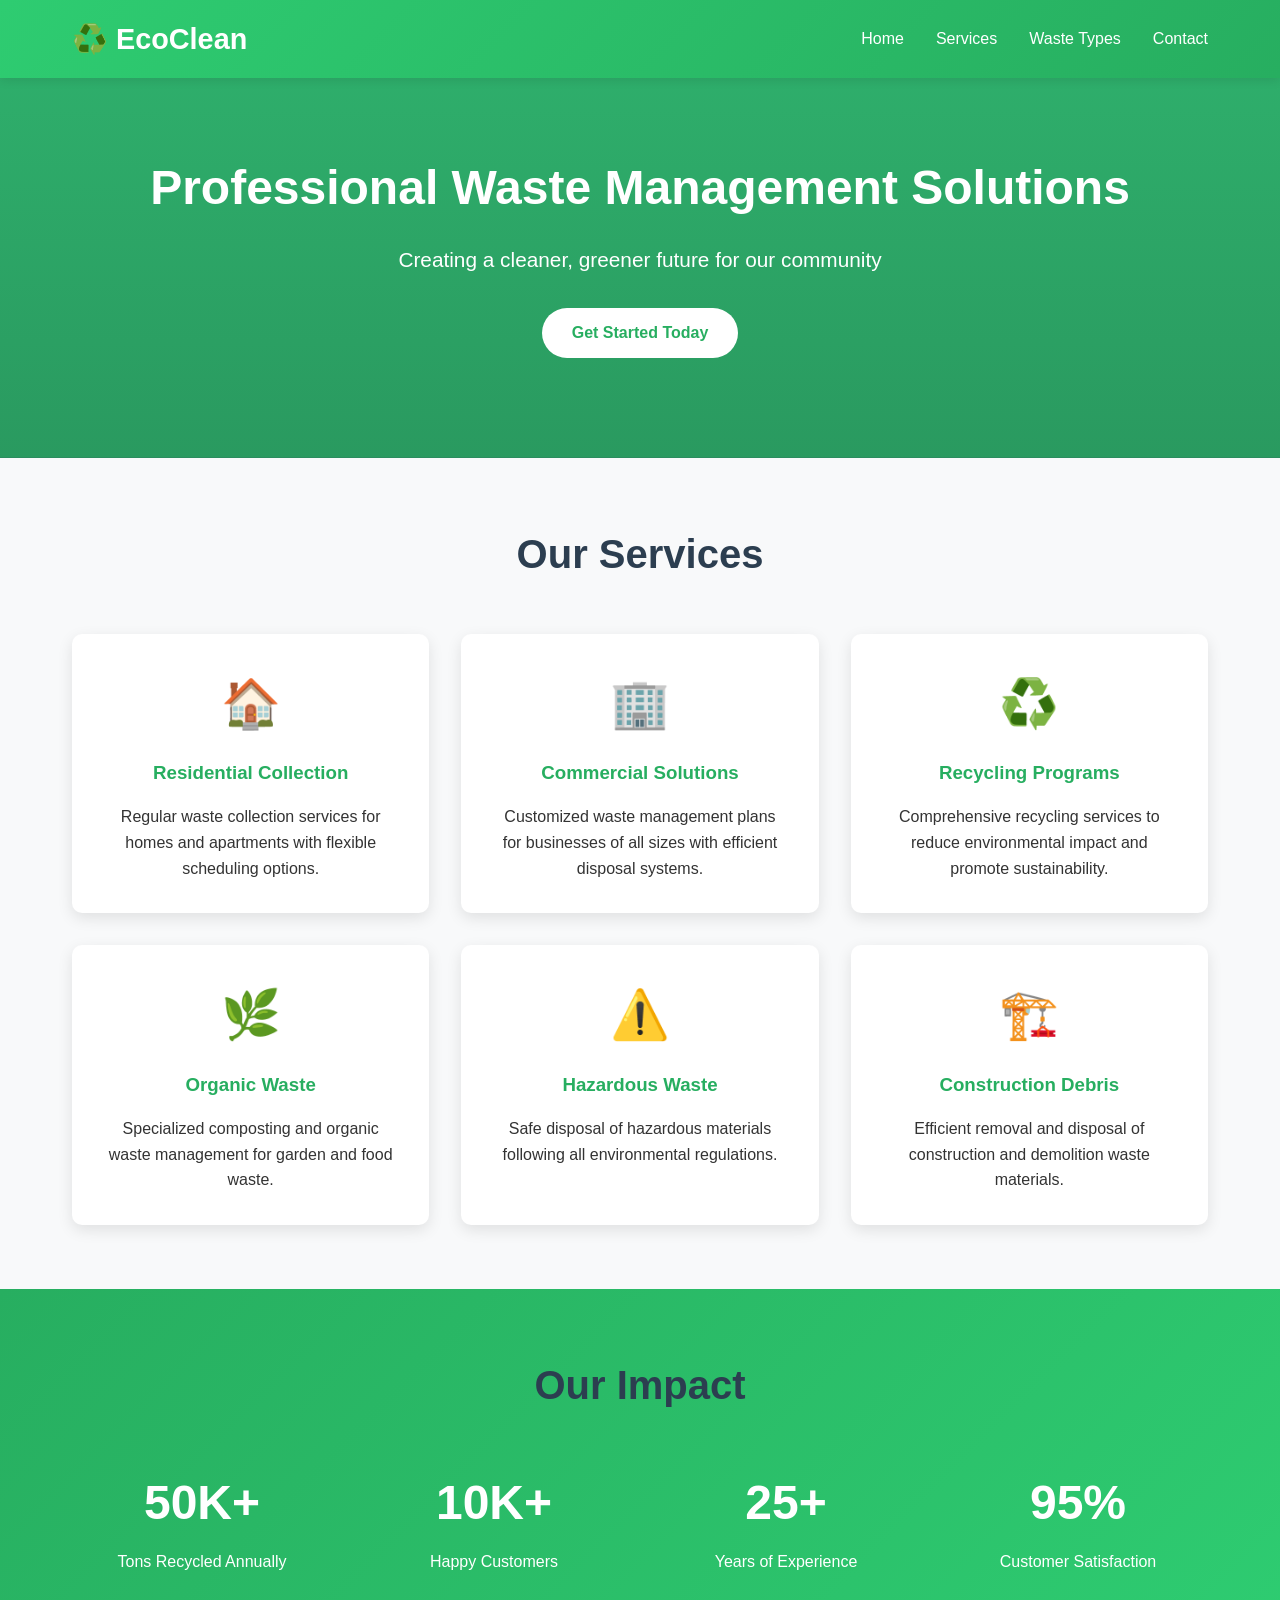
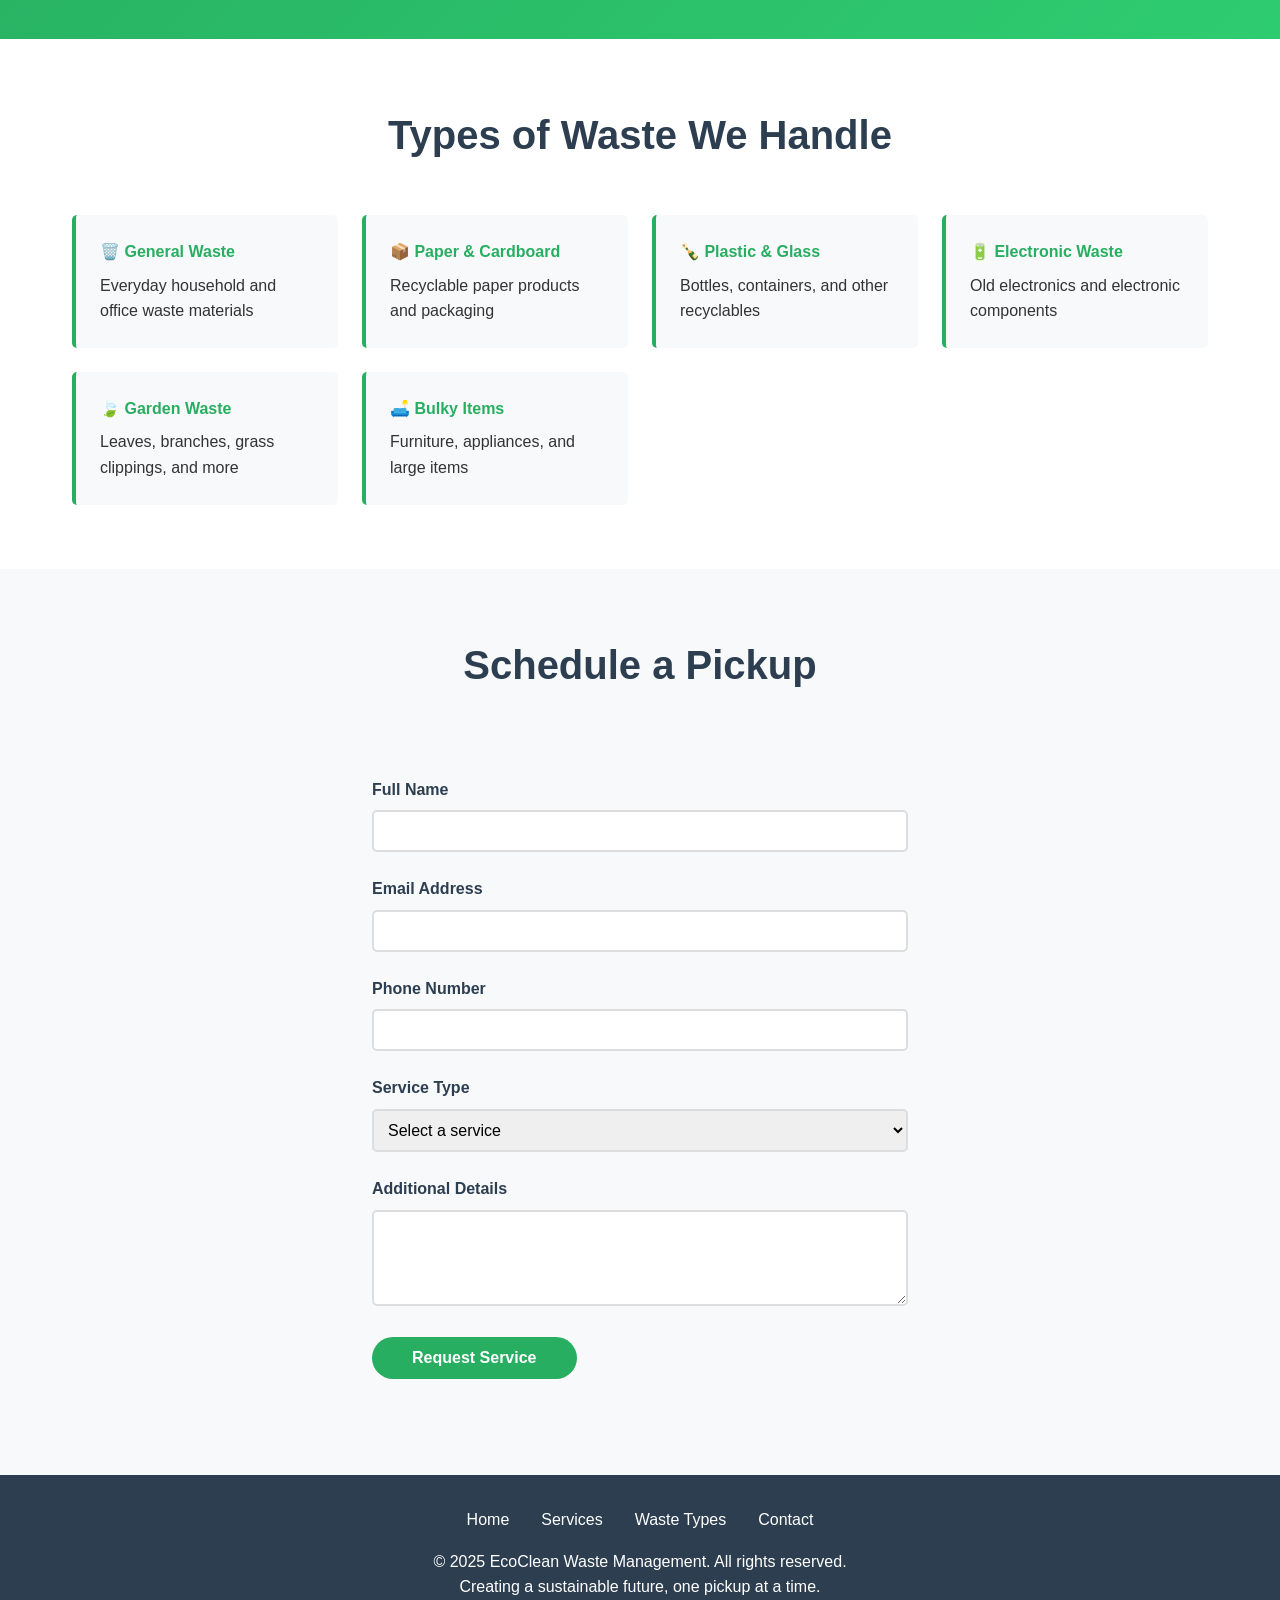
<file: index.html>
<!DOCTYPE html>
<html lang="en">
<head>
    <meta charset="UTF-8">
    <meta name="viewport" content="width=device-width, initial-scale=1.0">
    <title>EcoClean - Waste Management Solutions</title>
    <style>
        * {
            margin: 0;
            padding: 0;
            box-sizing: border-box;
        }

        body {
            font-family: 'Segoe UI', Tahoma, Geneva, Verdana, sans-serif;
            line-height: 1.6;
            color: #333;
        }

        header {
            background: linear-gradient(135deg, #2ecc71 0%, #27ae60 100%);
            color: white;
            padding: 1rem 0;
            position: fixed;
            width: 100%;
            top: 0;
            z-index: 1000;
            box-shadow: 0 2px 10px rgba(0,0,0,0.1);
        }

        nav {
            max-width: 1200px;
            margin: 0 auto;
            display: flex;
            justify-content: space-between;
            align-items: center;
            padding: 0 2rem;
        }

        .logo {
            font-size: 1.8rem;
            font-weight: bold;
            display: flex;
            align-items: center;
            gap: 0.5rem;
        }

        .nav-links {
            display: flex;
            list-style: none;
            gap: 2rem;
        }

        .nav-links a {
            color: white;
            text-decoration: none;
            transition: opacity 0.3s;
        }

        .nav-links a:hover {
            opacity: 0.8;
        }

        .hero {
            background: linear-gradient(rgba(46, 204, 113, 0.8), rgba(39, 174, 96, 0.8)), 
                        url('data:image/svg+xml,<svg xmlns="http://www.w3.org/2000/svg" viewBox="0 0 1200 600"><rect fill="%2334495e" width="1200" height="600"/></svg>');
            background-size: cover;
            background-position: center;
            color: white;
            padding: 150px 2rem 100px;
            text-align: center;
        }

        .hero h1 {
            font-size: 3rem;
            margin-bottom: 1rem;
            animation: fadeInUp 1s;
        }

        .hero p {
            font-size: 1.3rem;
            margin-bottom: 2rem;
            animation: fadeInUp 1.2s;
        }

        .btn {
            display: inline-block;
            padding: 12px 30px;
            background: white;
            color: #27ae60;
            text-decoration: none;
            border-radius: 25px;
            font-weight: bold;
            transition: transform 0.3s, box-shadow 0.3s;
            animation: fadeInUp 1.4s;
        }

        .btn:hover {
            transform: translateY(-3px);
            box-shadow: 0 10px 20px rgba(0,0,0,0.2);
        }

        @keyframes fadeInUp {
            from {
                opacity: 0;
                transform: translateY(30px);
            }
            to {
                opacity: 1;
                transform: translateY(0);
            }
        }

        .container {
            max-width: 1200px;
            margin: 0 auto;
            padding: 4rem 2rem;
        }

        .section-title {
            text-align: center;
            font-size: 2.5rem;
            margin-bottom: 3rem;
            color: #2c3e50;
        }

        .services {
            background: #f8f9fa;
        }

        .service-grid {
            display: grid;
            grid-template-columns: repeat(auto-fit, minmax(280px, 1fr));
            gap: 2rem;
        }

        .service-card {
            background: white;
            padding: 2rem;
            border-radius: 10px;
            text-align: center;
            transition: transform 0.3s, box-shadow 0.3s;
            box-shadow: 0 5px 15px rgba(0,0,0,0.1);
        }

        .service-card:hover {
            transform: translateY(-10px);
            box-shadow: 0 15px 30px rgba(0,0,0,0.2);
        }

        .service-icon {
            font-size: 3rem;
            margin-bottom: 1rem;
        }

        .service-card h3 {
            color: #27ae60;
            margin-bottom: 1rem;
        }

        .stats {
            background: linear-gradient(135deg, #27ae60 0%, #2ecc71 100%);
            color: white;
        }

        .stats-grid {
            display: grid;
            grid-template-columns: repeat(auto-fit, minmax(200px, 1fr));
            gap: 2rem;
            text-align: center;
        }

        .stat-item h3 {
            font-size: 3rem;
            margin-bottom: 0.5rem;
        }

        .waste-types {
            background: white;
        }

        .waste-grid {
            display: grid;
            grid-template-columns: repeat(auto-fit, minmax(250px, 1fr));
            gap: 1.5rem;
        }

        .waste-item {
            padding: 1.5rem;
            background: #f8f9fa;
            border-left: 4px solid #27ae60;
            border-radius: 5px;
            transition: background 0.3s;
        }

        .waste-item:hover {
            background: #e8f5e9;
        }

        .waste-item h4 {
            color: #27ae60;
            margin-bottom: 0.5rem;
        }

        .contact-form {
            background: #f8f9fa;
            padding: 2rem;
            border-radius: 10px;
            max-width: 600px;
            margin: 0 auto;
        }

        .form-group {
            margin-bottom: 1.5rem;
        }

        .form-group label {
            display: block;
            margin-bottom: 0.5rem;
            color: #2c3e50;
            font-weight: 600;
        }

        .form-group input,
        .form-group textarea,
        .form-group select {
            width: 100%;
            padding: 10px;
            border: 2px solid #ddd;
            border-radius: 5px;
            font-size: 1rem;
            transition: border-color 0.3s;
        }

        .form-group input:focus,
        .form-group textarea:focus,
        .form-group select:focus {
            outline: none;
            border-color: #27ae60;
        }

        .submit-btn {
            background: #27ae60;
            color: white;
            padding: 12px 40px;
            border: none;
            border-radius: 25px;
            font-size: 1rem;
            font-weight: bold;
            cursor: pointer;
            transition: background 0.3s;
        }

        .submit-btn:hover {
            background: #2ecc71;
        }

        footer {
            background: #2c3e50;
            color: white;
            text-align: center;
            padding: 2rem;
        }

        .footer-content {
            max-width: 1200px;
            margin: 0 auto;
        }

        .footer-links {
            display: flex;
            justify-content: center;
            gap: 2rem;
            margin-bottom: 1rem;
        }

        .footer-links a {
            color: white;
            text-decoration: none;
        }

        @media (max-width: 768px) {
            .hero h1 {
                font-size: 2rem;
            }

            .hero p {
                font-size: 1rem;
            }

            .nav-links {
                gap: 1rem;
                font-size: 0.9rem;
            }
        }
    </style>
</head>
<body>
    <header>
        <nav>
            <div class="logo">
                <span>♻️</span>
                <span>EcoClean</span>
            </div>
            <ul class="nav-links">
                <li><a href="#home">Home</a></li>
                <li><a href="#services">Services</a></li>
                <li><a href="#waste-types">Waste Types</a></li>
                <li><a href="#contact">Contact</a></li>
            </ul>
        </nav>
    </header>

    <section id="home" class="hero">
        <h1>Professional Waste Management Solutions</h1>
        <p>Creating a cleaner, greener future for our community</p>
        <a href="#contact" class="btn">Get Started Today</a>
    </section>

    <section id="services" class="services">
        <div class="container">
            <h2 class="section-title">Our Services</h2>
            <div class="service-grid">
                <div class="service-card">
                    <div class="service-icon">🏠</div>
                    <h3>Residential Collection</h3>
                    <p>Regular waste collection services for homes and apartments with flexible scheduling options.</p>
                </div>
                <div class="service-card">
                    <div class="service-icon">🏢</div>
                    <h3>Commercial Solutions</h3>
                    <p>Customized waste management plans for businesses of all sizes with efficient disposal systems.</p>
                </div>
                <div class="service-card">
                    <div class="service-icon">♻️</div>
                    <h3>Recycling Programs</h3>
                    <p>Comprehensive recycling services to reduce environmental impact and promote sustainability.</p>
                </div>
                <div class="service-card">
                    <div class="service-icon">🌿</div>
                    <h3>Organic Waste</h3>
                    <p>Specialized composting and organic waste management for garden and food waste.</p>
                </div>
                <div class="service-card">
                    <div class="service-icon">⚠️</div>
                    <h3>Hazardous Waste</h3>
                    <p>Safe disposal of hazardous materials following all environmental regulations.</p>
                </div>
                <div class="service-card">
                    <div class="service-icon">🏗️</div>
                    <h3>Construction Debris</h3>
                    <p>Efficient removal and disposal of construction and demolition waste materials.</p>
                </div>
            </div>
        </div>
    </section>

    <section class="stats">
        <div class="container">
            <h2 class="section-title">Our Impact</h2>
            <div class="stats-grid">
                <div class="stat-item">
                    <h3>50K+</h3>
                    <p>Tons Recycled Annually</p>
                </div>
                <div class="stat-item">
                    <h3>10K+</h3>
                    <p>Happy Customers</p>
                </div>
                <div class="stat-item">
                    <h3>25+</h3>
                    <p>Years of Experience</p>
                </div>
                <div class="stat-item">
                    <h3>95%</h3>
                    <p>Customer Satisfaction</p>
                </div>
            </div>
        </div>
    </section>

    <section id="waste-types" class="waste-types">
        <div class="container">
            <h2 class="section-title">Types of Waste We Handle</h2>
            <div class="waste-grid">
                <div class="waste-item">
                    <h4>🗑️ General Waste</h4>
                    <p>Everyday household and office waste materials</p>
                </div>
                <div class="waste-item">
                    <h4>📦 Paper & Cardboard</h4>
                    <p>Recyclable paper products and packaging</p>
                </div>
                <div class="waste-item">
                    <h4>🍾 Plastic & Glass</h4>
                    <p>Bottles, containers, and other recyclables</p>
                </div>
                <div class="waste-item">
                    <h4>🔋 Electronic Waste</h4>
                    <p>Old electronics and electronic components</p>
                </div>
                <div class="waste-item">
                    <h4>🍃 Garden Waste</h4>
                    <p>Leaves, branches, grass clippings, and more</p>
                </div>
                <div class="waste-item">
                    <h4>🛋️ Bulky Items</h4>
                    <p>Furniture, appliances, and large items</p>
                </div>
            </div>
        </div>
    </section>

    <section id="contact" class="services">
        <div class="container">
            <h2 class="section-title">Schedule a Pickup</h2>
            <form class="contact-form" onsubmit="handleSubmit(event)">
                <div class="form-group">
                    <label for="name">Full Name</label>
                    <input type="text" id="name" name="name" required>
                </div>
                <div class="form-group">
                    <label for="email">Email Address</label>
                    <input type="email" id="email" name="email" required>
                </div>
                <div class="form-group">
                    <label for="phone">Phone Number</label>
                    <input type="tel" id="phone" name="phone" required>
                </div>
                <div class="form-group">
                    <label for="service">Service Type</label>
                    <select id="service" name="service" required>
                        <option value="">Select a service</option>
                        <option value="residential">Residential Collection</option>
                        <option value="commercial">Commercial Solutions</option>
                        <option value="recycling">Recycling Program</option>
                        <option value="organic">Organic Waste</option>
                        <option value="hazardous">Hazardous Waste</option>
                        <option value="construction">Construction Debris</option>
                    </select>
                </div>
                <div class="form-group">
                    <label for="message">Additional Details</label>
                    <textarea id="message" name="message" rows="4"></textarea>
                </div>
                <button type="submit" class="submit-btn">Request Service</button>
            </form>
        </div>
    </section>

    <footer>
        <div class="footer-content">
            <div class="footer-links">
                <a href="#home">Home</a>
                <a href="#services">Services</a>
                <a href="#waste-types">Waste Types</a>
                <a href="#contact">Contact</a>
            </div>
            <p>&copy; 2025 EcoClean Waste Management. All rights reserved.</p>
            <p>Creating a sustainable future, one pickup at a time.</p>
        </div>
    </footer>

    <script>
        function handleSubmit(e) {
            e.preventDefault();
            const formData = new FormData(e.target);
            const data = Object.fromEntries(formData);
            
            alert(`Thank you, ${data.name}! Your service request has been received. We'll contact you shortly at ${data.email}.`);
            e.target.reset();
        }

        // Smooth scrolling for navigation links
        document.querySelectorAll('a[href^="#"]').forEach(anchor => {
            anchor.addEventListener('click', function (e) {
                e.preventDefault();
                const target = document.querySelector(this.getAttribute('href'));
                if (target) {
                    target.scrollIntoView({
                        behavior: 'smooth',
                        block: 'start'
                    });
                }
            });
        });
    </script>
</body>
</html>
</file>
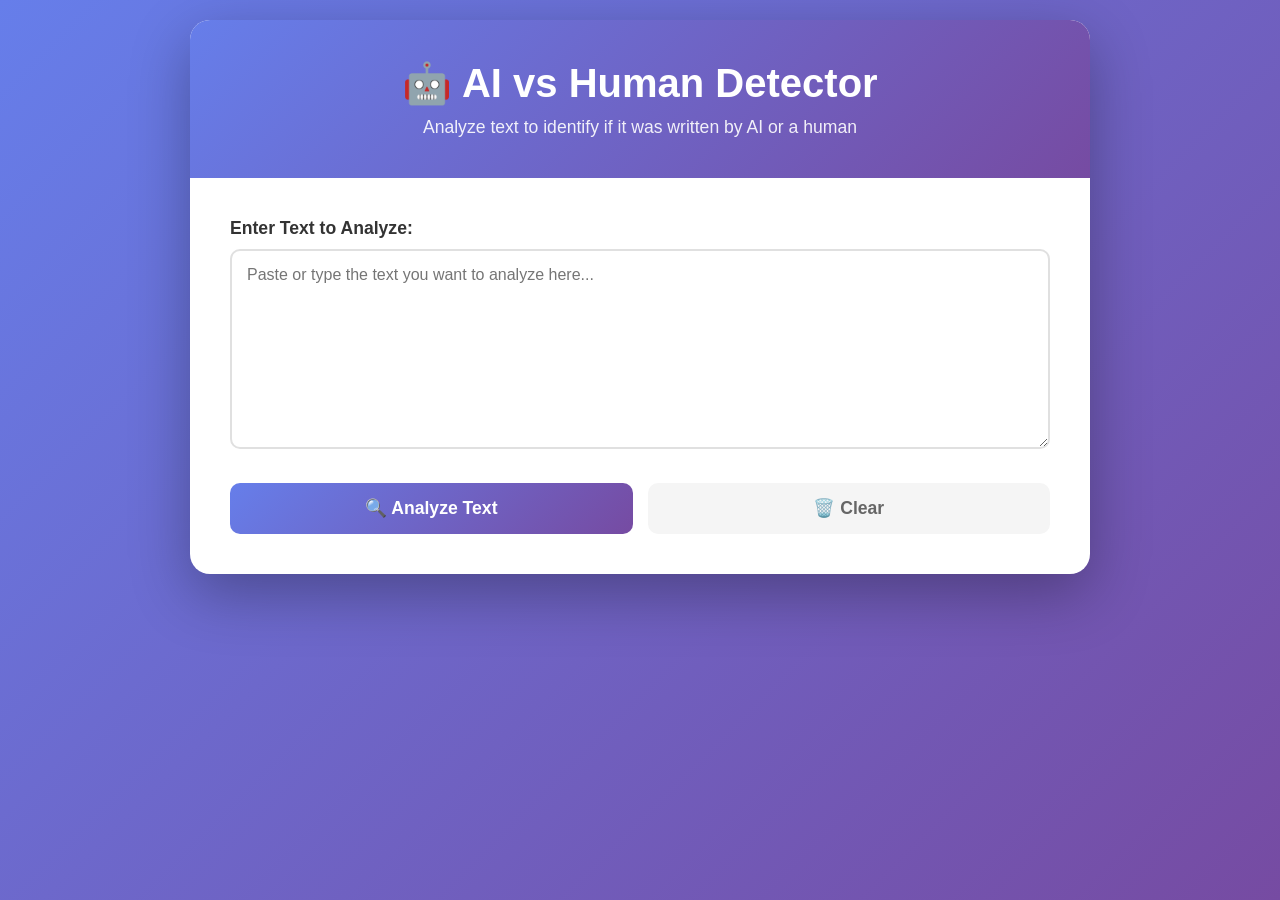
<file: ai detection.html>
<!DOCTYPE html>
<html lang="en">
<head>
    <meta charset="UTF-8">
    <meta name="viewport" content="width=device-width, initial-scale=1.0">
    <title>AI vs Human Text Detector</title>
    <style>
        * {
            margin: 0;
            padding: 0;
            box-sizing: border-box;
        }

        body {
            font-family: 'Segoe UI', Tahoma, Geneva, Verdana, sans-serif;
            background: linear-gradient(135deg, #667eea 0%, #764ba2 100%);
            min-height: 100vh;
            padding: 20px;
        }

        .container {
            max-width: 900px;
            margin: 0 auto;
            background: white;
            border-radius: 20px;
            box-shadow: 0 20px 60px rgba(0, 0, 0, 0.3);
            overflow: hidden;
        }

        .header {
            background: linear-gradient(135deg, #667eea 0%, #764ba2 100%);
            color: white;
            padding: 40px;
            text-align: center;
        }

        .header h1 {
            font-size: 2.5em;
            margin-bottom: 10px;
        }

        .header p {
            font-size: 1.1em;
            opacity: 0.9;
        }

        .content {
            padding: 40px;
        }

        .input-section {
            margin-bottom: 30px;
        }

        .input-section label {
            display: block;
            font-weight: 600;
            margin-bottom: 10px;
            color: #333;
            font-size: 1.1em;
        }

        textarea {
            width: 100%;
            min-height: 200px;
            padding: 15px;
            border: 2px solid #e0e0e0;
            border-radius: 10px;
            font-size: 16px;
            font-family: inherit;
            resize: vertical;
            transition: border-color 0.3s;
        }

        textarea:focus {
            outline: none;
            border-color: #667eea;
        }

        .button-group {
            display: flex;
            gap: 15px;
            margin-top: 20px;
        }

        button {
            flex: 1;
            padding: 15px 30px;
            font-size: 1.1em;
            font-weight: 600;
            border: none;
            border-radius: 10px;
            cursor: pointer;
            transition: all 0.3s;
        }

        .analyze-btn {
            background: linear-gradient(135deg, #667eea 0%, #764ba2 100%);
            color: white;
        }

        .analyze-btn:hover {
            transform: translateY(-2px);
            box-shadow: 0 10px 20px rgba(102, 126, 234, 0.4);
        }

        .clear-btn {
            background: #f5f5f5;
            color: #666;
        }

        .clear-btn:hover {
            background: #e0e0e0;
        }

        .results {
            display: none;
            margin-top: 40px;
            padding: 30px;
            background: #f8f9fa;
            border-radius: 15px;
        }

        .results.show {
            display: block;
            animation: slideIn 0.5s ease;
        }

        @keyframes slideIn {
            from {
                opacity: 0;
                transform: translateY(20px);
            }
            to {
                opacity: 1;
                transform: translateY(0);
            }
        }

        .result-header {
            text-align: center;
            margin-bottom: 30px;
        }

        .result-badge {
            display: inline-block;
            padding: 15px 30px;
            border-radius: 50px;
            font-size: 1.3em;
            font-weight: 700;
            margin-bottom: 15px;
        }

        .ai-badge {
            background: linear-gradient(135deg, #f093fb 0%, #f5576c 100%);
            color: white;
        }

        .human-badge {
            background: linear-gradient(135deg, #4facfe 0%, #00f2fe 100%);
            color: white;
        }

        .confidence-bar {
            width: 100%;
            height: 40px;
            background: #e0e0e0;
            border-radius: 20px;
            overflow: hidden;
            margin: 20px 0;
        }

        .confidence-fill {
            height: 100%;
            background: linear-gradient(90deg, #667eea 0%, #764ba2 100%);
            transition: width 1s ease;
            display: flex;
            align-items: center;
            justify-content: center;
            color: white;
            font-weight: 600;
        }

        .indicators {
            display: grid;
            grid-template-columns: repeat(auto-fit, minmax(250px, 1fr));
            gap: 20px;
            margin-top: 30px;
        }

        .indicator {
            background: white;
            padding: 20px;
            border-radius: 10px;
            box-shadow: 0 2px 10px rgba(0, 0, 0, 0.1);
        }

        .indicator h3 {
            color: #667eea;
            margin-bottom: 10px;
            font-size: 1em;
        }

        .indicator p {
            color: #666;
            line-height: 1.6;
        }

        .chart {
            margin-top: 30px;
            padding: 20px;
            background: white;
            border-radius: 10px;
        }

        .chart-title {
            text-align: center;
            margin-bottom: 20px;
            color: #333;
            font-weight: 600;
        }

        .bar-chart {
            display: flex;
            flex-direction: column;
            gap: 15px;
        }

        .bar-item {
            display: flex;
            align-items: center;
            gap: 15px;
        }

        .bar-label {
            min-width: 150px;
            font-weight: 600;
            color: #333;
        }

        .bar-container {
            flex: 1;
            height: 30px;
            background: #e0e0e0;
            border-radius: 15px;
            overflow: hidden;
        }

        .bar-fill {
            height: 100%;
            transition: width 0.8s ease;
            display: flex;
            align-items: center;
            padding-left: 10px;
            color: white;
            font-weight: 600;
            font-size: 0.9em;
        }

        .bar-fill.ai {
            background: linear-gradient(90deg, #f093fb 0%, #f5576c 100%);
        }

        .bar-fill.human {
            background: linear-gradient(90deg, #4facfe 0%, #00f2fe 100%);
        }
    </style>
</head>
<body>
    <div class="container">
        <div class="header">
            <h1>🤖 AI vs Human Detector</h1>
            <p>Analyze text to identify if it was written by AI or a human</p>
        </div>

        <div class="content">
            <div class="input-section">
                <label for="textInput">Enter Text to Analyze:</label>
                <textarea id="textInput" placeholder="Paste or type the text you want to analyze here..."></textarea>
            </div>

            <div class="button-group">
                <button class="analyze-btn" onclick="analyzeText()">🔍 Analyze Text</button>
                <button class="clear-btn" onclick="clearAll()">🗑️ Clear</button>
            </div>

            <div class="results" id="results">
                <div class="result-header">
                    <div class="result-badge" id="resultBadge"></div>
                    <h2 id="resultTitle"></h2>
                </div>

                <div class="confidence-bar">
                    <div class="confidence-fill" id="confidenceFill"></div>
                </div>

                <div class="chart">
                    <h3 class="chart-title">Analysis Breakdown</h3>
                    <div class="bar-chart" id="barChart"></div>
                </div>

                <div class="indicators" id="indicators"></div>
            </div>
        </div>
    </div>

    <script>
        function analyzeText() {
            const text = document.getElementById('textInput').value.trim();
            
            if (!text) {
                alert('Please enter some text to analyze!');
                return;
            }

            // Simulate AI detection analysis
            const analysis = performAnalysis(text);
            displayResults(analysis);
        }

        function performAnalysis(text) {
            const words = text.split(/\s+/).length;
            const sentences = text.split(/[.!?]+/).filter(s => s.trim()).length;
            const avgWordLength = text.replace(/\s+/g, '').length / words;
            
            // AI patterns detection
            const aiPatterns = {
                formalWords: (text.match(/\b(furthermore|moreover|consequently|therefore|thus|hence)\b/gi) || []).length,
                perfectPunctuation: !text.match(/[.!?]{2,}/) && text.match(/[.!?]\s+[A-Z]/g),
                structuredSentences: sentences > 3 && text.includes('\n\n'),
                commonAIPhrases: (text.match(/\b(it's worth noting|importantly|significantly|notably|essentially)\b/gi) || []).length,
                lackOfTypos: !text.match(/\b\w+[a-z]{2}[A-Z]\w*\b/),
            };

            // Calculate AI probability
            let aiScore = 0;
            
            if (words > 50 && aiPatterns.formalWords > 2) aiScore += 20;
            if (aiPatterns.perfectPunctuation) aiScore += 15;
            if (aiPatterns.structuredSentences) aiScore += 20;
            if (aiPatterns.commonAIPhrases > 1) aiScore += 25;
            if (aiPatterns.lackOfTypos && words > 30) aiScore += 20;
            
            // Adjust based on text characteristics
            if (avgWordLength > 5.5) aiScore += 10;
            if (sentences > 0 && words / sentences > 20) aiScore += 10;
            
            // Cap at 95%
            aiScore = Math.min(aiScore, 95);
            
            const humanScore = 100 - aiScore;
            const isAI = aiScore > 50;

            return {
                isAI,
                aiScore,
                humanScore,
                confidence: Math.max(aiScore, humanScore),
                details: {
                    wordCount: words,
                    sentenceCount: sentences,
                    avgWordLength: avgWordLength.toFixed(1),
                    formalLanguage: aiPatterns.formalWords,
                    structuredFormat: aiPatterns.structuredSentences,
                    commonPhrases: aiPatterns.commonAIPhrases
                }
            };
        }

        function displayResults(analysis) {
            const results = document.getElementById('results');
            const badge = document.getElementById('resultBadge');
            const title = document.getElementById('resultTitle');
            const confidenceFill = document.getElementById('confidenceFill');
            const barChart = document.getElementById('barChart');
            const indicators = document.getElementById('indicators');

            // Set result badge and title
            if (analysis.isAI) {
                badge.className = 'result-badge ai-badge';
                badge.textContent = '🤖 AI Generated';
                title.textContent = 'This text appears to be AI-generated';
            } else {
                badge.className = 'result-badge human-badge';
                badge.textContent = '👤 Human Written';
                title.textContent = 'This text appears to be human-written';
            }

            // Set confidence bar
            confidenceFill.style.width = analysis.confidence + '%';
            confidenceFill.textContent = analysis.confidence.toFixed(0) + '% Confidence';

            // Create bar chart
            barChart.innerHTML = `
                <div class="bar-item">
                    <div class="bar-label">AI Probability</div>
                    <div class="bar-container">
                        <div class="bar-fill ai" style="width: ${analysis.aiScore}%">${analysis.aiScore.toFixed(0)}%</div>
                    </div>
                </div>
                <div class="bar-item">
                    <div class="bar-label">Human Probability</div>
                    <div class="bar-container">
                        <div class="bar-fill human" style="width: ${analysis.humanScore}%">${analysis.humanScore.toFixed(0)}%</div>
                    </div>
                </div>
            `;

            // Create indicators
            indicators.innerHTML = `
                <div class="indicator">
                    <h3>📝 Word Count</h3>
                    <p>${analysis.details.wordCount} words analyzed</p>
                </div>
                <div class="indicator">
                    <h3>📊 Sentence Structure</h3>
                    <p>${analysis.details.sentenceCount} sentences detected</p>
                </div>
                <div class="indicator">
                    <h3>📏 Average Word Length</h3>
                    <p>${analysis.details.avgWordLength} characters per word</p>
                </div>
                <div class="indicator">
                    <h3>🎓 Formal Language</h3>
                    <p>${analysis.details.formalLanguage > 2 ? 'High usage detected' : 'Natural variation'}</p>
                </div>
                <div class="indicator">
                    <h3>🔍 Common AI Phrases</h3>
                    <p>${analysis.details.commonPhrases > 0 ? analysis.details.commonPhrases + ' phrases found' : 'None detected'}</p>
                </div>
                <div class="indicator">
                    <h3>✨ Writing Style
</file>
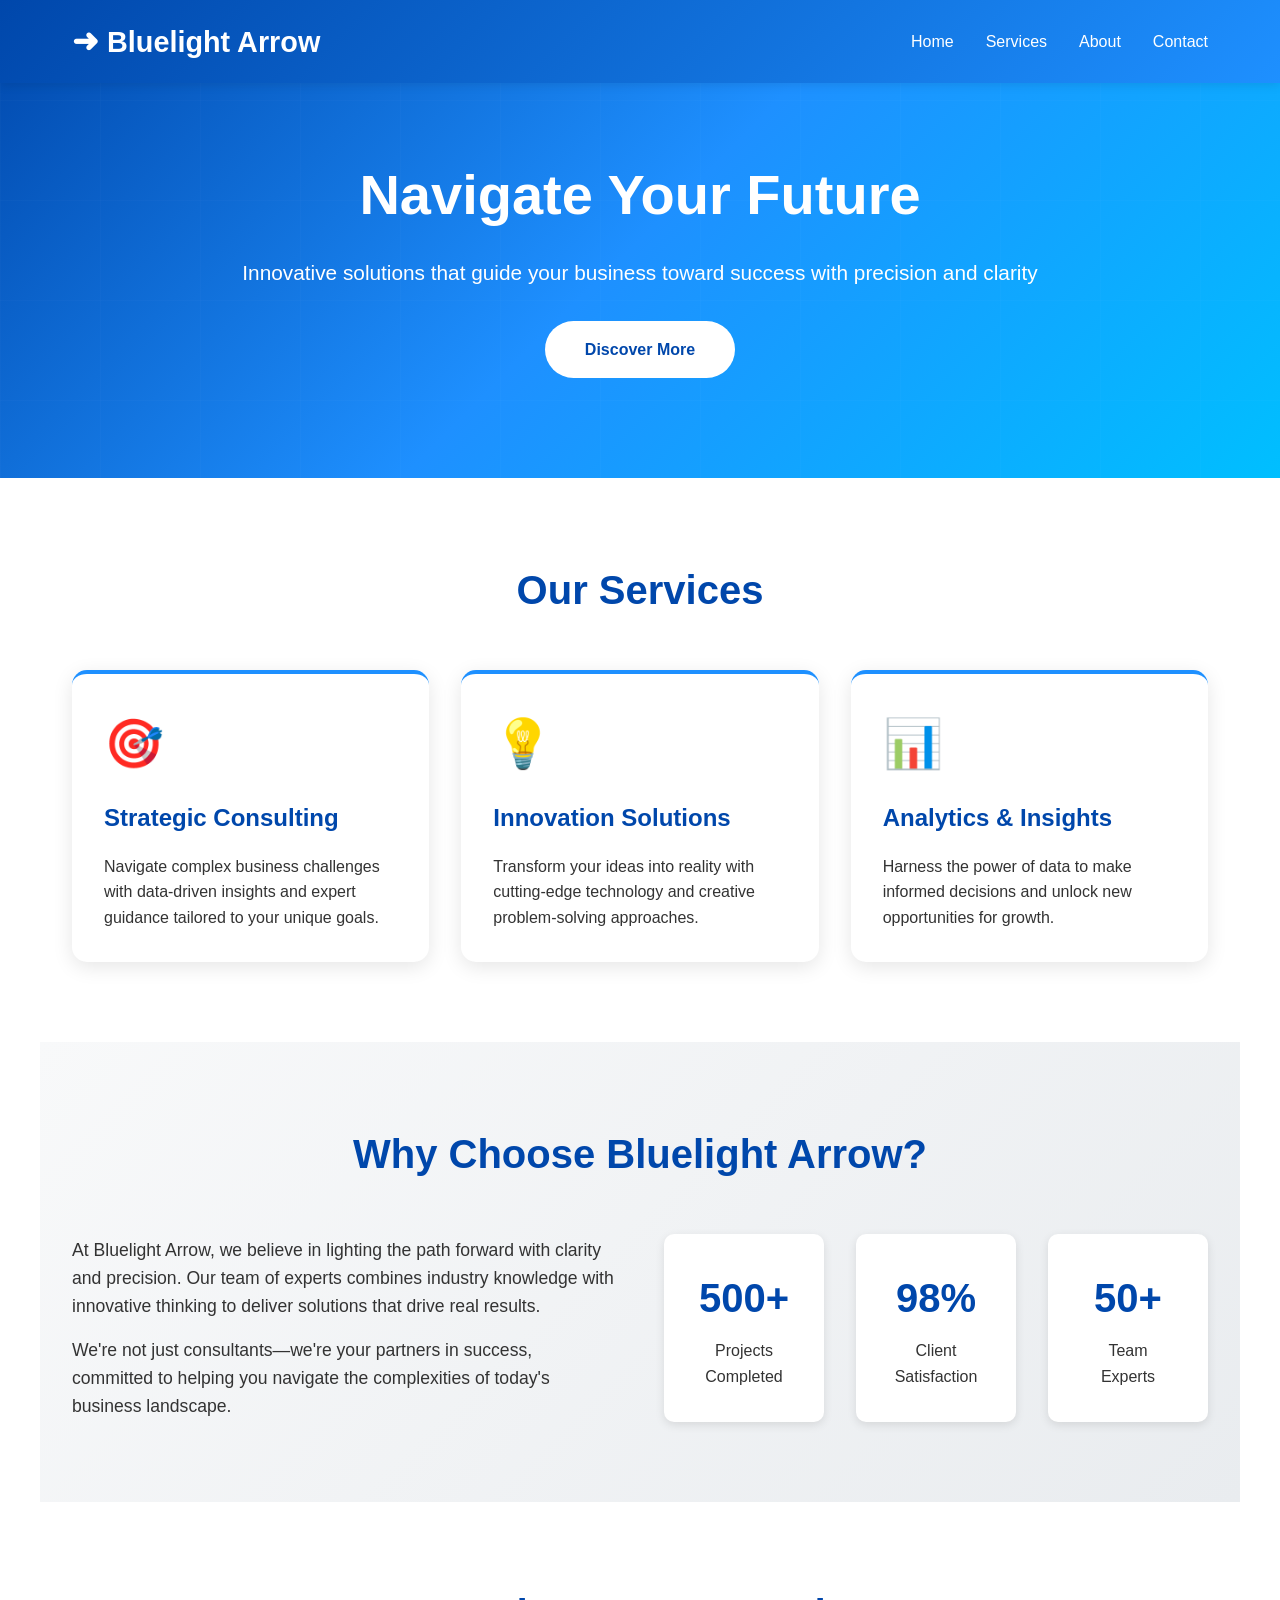
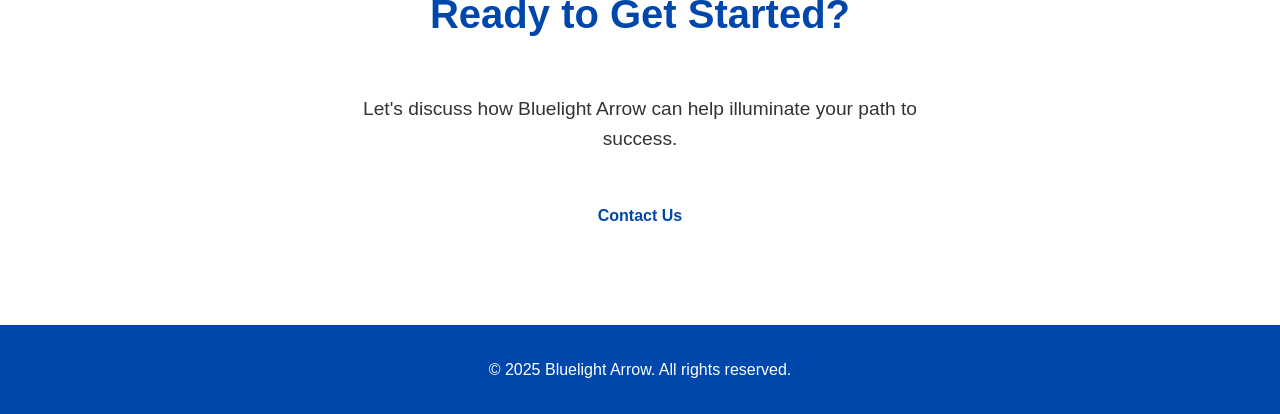
<file: bluelight-arrow-website.html>
<!DOCTYPE html>
<html lang="en">
<head>
    <meta charset="UTF-8">
    <meta name="viewport" content="width=device-width, initial-scale=1.0">
    <title>Bluelight Arrow | Innovative Solutions</title>
    <style>
        * {
            margin: 0;
            padding: 0;
            box-sizing: border-box;
        }

        body {
            font-family: 'Segoe UI', Tahoma, Geneva, Verdana, sans-serif;
            line-height: 1.6;
            color: #333;
            overflow-x: hidden;
        }

        header {
            background: linear-gradient(135deg, #0047AB 0%, #1E90FF 100%);
            color: white;
            padding: 1rem 0;
            position: fixed;
            width: 100%;
            top: 0;
            z-index: 1000;
            box-shadow: 0 2px 10px rgba(0,0,0,0.1);
        }

        nav {
            display: flex;
            justify-content: space-between;
            align-items: center;
            max-width: 1200px;
            margin: 0 auto;
            padding: 0 2rem;
        }

        .logo {
            font-size: 1.8rem;
            font-weight: bold;
            display: flex;
            align-items: center;
            gap: 0.5rem;
        }

        .arrow-icon {
            font-size: 2rem;
            animation: pulse 2s ease-in-out infinite;
        }

        @keyframes pulse {
            0%, 100% { transform: scale(1); }
            50% { transform: scale(1.1); }
        }

        nav ul {
            display: flex;
            list-style: none;
            gap: 2rem;
        }

        nav a {
            color: white;
            text-decoration: none;
            transition: opacity 0.3s;
        }

        nav a:hover {
            opacity: 0.8;
        }

        .hero {
            background: linear-gradient(135deg, #0047AB 0%, #1E90FF 50%, #00BFFF 100%);
            color: white;
            padding: 150px 2rem 100px;
            text-align: center;
            position: relative;
            overflow: hidden;
        }

        .hero::before {
            content: '';
            position: absolute;
            top: 0;
            left: 0;
            right: 0;
            bottom: 0;
            background: url('data:image/svg+xml,<svg width="100" height="100" xmlns="http://www.w3.org/2000/svg"><defs><pattern id="grid" width="100" height="100" patternUnits="userSpaceOnUse"><path d="M 100 0 L 0 0 0 100" fill="none" stroke="rgba(255,255,255,0.1)" stroke-width="1"/></pattern></defs><rect width="100%" height="100%" fill="url(%23grid)"/></svg>');
            opacity: 0.3;
        }

        .hero-content {
            position: relative;
            z-index: 1;
            max-width: 800px;
            margin: 0 auto;
        }

        .hero h1 {
            font-size: 3.5rem;
            margin-bottom: 1rem;
            animation: fadeInUp 1s ease-out;
        }

        .hero p {
            font-size: 1.3rem;
            margin-bottom: 2rem;
            animation: fadeInUp 1s ease-out 0.2s both;
        }

        @keyframes fadeInUp {
            from {
                opacity: 0;
                transform: translateY(30px);
            }
            to {
                opacity: 1;
                transform: translateY(0);
            }
        }

        .cta-button {
            display: inline-block;
            background: white;
            color: #0047AB;
            padding: 1rem 2.5rem;
            text-decoration: none;
            border-radius: 50px;
            font-weight: bold;
            transition: transform 0.3s, box-shadow 0.3s;
            animation: fadeInUp 1s ease-out 0.4s both;
        }

        .cta-button:hover {
            transform: translateY(-3px);
            box-shadow: 0 10px 25px rgba(0,0,0,0.2);
        }

        .section {
            padding: 80px 2rem;
            max-width: 1200px;
            margin: 0 auto;
        }

        .section-title {
            text-align: center;
            font-size: 2.5rem;
            margin-bottom: 3rem;
            color: #0047AB;
        }

        .services {
            display: grid;
            grid-template-columns: repeat(auto-fit, minmax(300px, 1fr));
            gap: 2rem;
        }

        .service-card {
            background: white;
            padding: 2rem;
            border-radius: 15px;
            box-shadow: 0 5px 20px rgba(0,0,0,0.1);
            transition: transform 0.3s, box-shadow 0.3s;
            border-top: 4px solid #1E90FF;
        }

        .service-card:hover {
            transform: translateY(-10px);
            box-shadow: 0 15px 35px rgba(0,0,0,0.15);
        }

        .service-icon {
            font-size: 3rem;
            margin-bottom: 1rem;
            color: #1E90FF;
        }

        .service-card h3 {
            color: #0047AB;
            margin-bottom: 1rem;
            font-size: 1.5rem;
        }

        .about-section {
            background: linear-gradient(135deg, #f8f9fa 0%, #e9ecef 100%);
        }

        .about-content {
            display: grid;
            grid-template-columns: 1fr 1fr;
            gap: 3rem;
            align-items: center;
        }

        .about-text {
            font-size: 1.1rem;
        }

        .stats {
            display: grid;
            grid-template-columns: repeat(auto-fit, minmax(150px, 1fr));
            gap: 2rem;
            text-align: center;
        }

        .stat-card {
            background: white;
            padding: 2rem;
            border-radius: 10px;
            box-shadow: 0 3px 10px rgba(0,0,0,0.1);
        }

        .stat-number {
            font-size: 2.5rem;
            font-weight: bold;
            color: #0047AB;
            margin-bottom: 0.5rem;
        }

        footer {
            background: #0047AB;
            color: white;
            text-align: center;
            padding: 2rem;
        }

        @media (max-width: 768px) {
            .hero h1 {
                font-size: 2.5rem;
            }
            
            .about-content {
                grid-template-columns: 1fr;
            }

            nav ul {
                gap: 1rem;
            }
        }
    </style>
</head>
<body>
    <header>
        <nav>
            <div class="logo">
                <span class="arrow-icon">➜</span>
                Bluelight Arrow
            </div>
            <ul>
                <li><a href="#home">Home</a></li>
                <li><a href="#services">Services</a></li>
                <li><a href="#about">About</a></li>
                <li><a href="#contact">Contact</a></li>
            </ul>
        </nav>
    </header>

    <section id="home" class="hero">
        <div class="hero-content">
            <h1>Navigate Your Future</h1>
            <p>Innovative solutions that guide your business toward success with precision and clarity</p>
            <a href="#services" class="cta-button">Discover More</a>
        </div>
    </section>

    <section id="services" class="section">
        <h2 class="section-title">Our Services</h2>
        <div class="services">
            <div class="service-card">
                <div class="service-icon">🎯</div>
                <h3>Strategic Consulting</h3>
                <p>Navigate complex business challenges with data-driven insights and expert guidance tailored to your unique goals.</p>
            </div>
            <div class="service-card">
                <div class="service-icon">💡</div>
                <h3>Innovation Solutions</h3>
                <p>Transform your ideas into reality with cutting-edge technology and creative problem-solving approaches.</p>
            </div>
            <div class="service-card">
                <div class="service-icon">📊</div>
                <h3>Analytics & Insights</h3>
                <p>Harness the power of data to make informed decisions and unlock new opportunities for growth.</p>
            </div>
        </div>
    </section>

    <section id="about" class="about-section section">
        <h2 class="section-title">Why Choose Bluelight Arrow?</h2>
        <div class="about-content">
            <div class="about-text">
                <p style="margin-bottom: 1rem;">At Bluelight Arrow, we believe in lighting the path forward with clarity and precision. Our team of experts combines industry knowledge with innovative thinking to deliver solutions that drive real results.</p>
                <p>We're not just consultants—we're your partners in success, committed to helping you navigate the complexities of today's business landscape.</p>
            </div>
            <div class="stats">
                <div class="stat-card">
                    <div class="stat-number">500+</div>
                    <div>Projects Completed</div>
                </div>
                <div class="stat-card">
                    <div class="stat-number">98%</div>
                    <div>Client Satisfaction</div>
                </div>
                <div class="stat-card">
                    <div class="stat-number">50+</div>
                    <div>Team Experts</div>
                </div>
            </div>
        </div>
    </section>

    <section id="contact" class="section" style="text-align: center;">
        <h2 class="section-title">Ready to Get Started?</h2>
        <p style="font-size: 1.2rem; margin-bottom: 2rem; max-width: 600px; margin-left: auto; margin-right: auto;">
            Let's discuss how Bluelight Arrow can help illuminate your path to success.
        </p>
        <a href="mailto:hello@bluelightarrow.com" class="cta-button">Contact Us</a>
    </section>

    <footer>
        <p>&copy; 2025 Bluelight Arrow. All rights reserved.</p>
    </footer>
</body>
</html>
</file>
